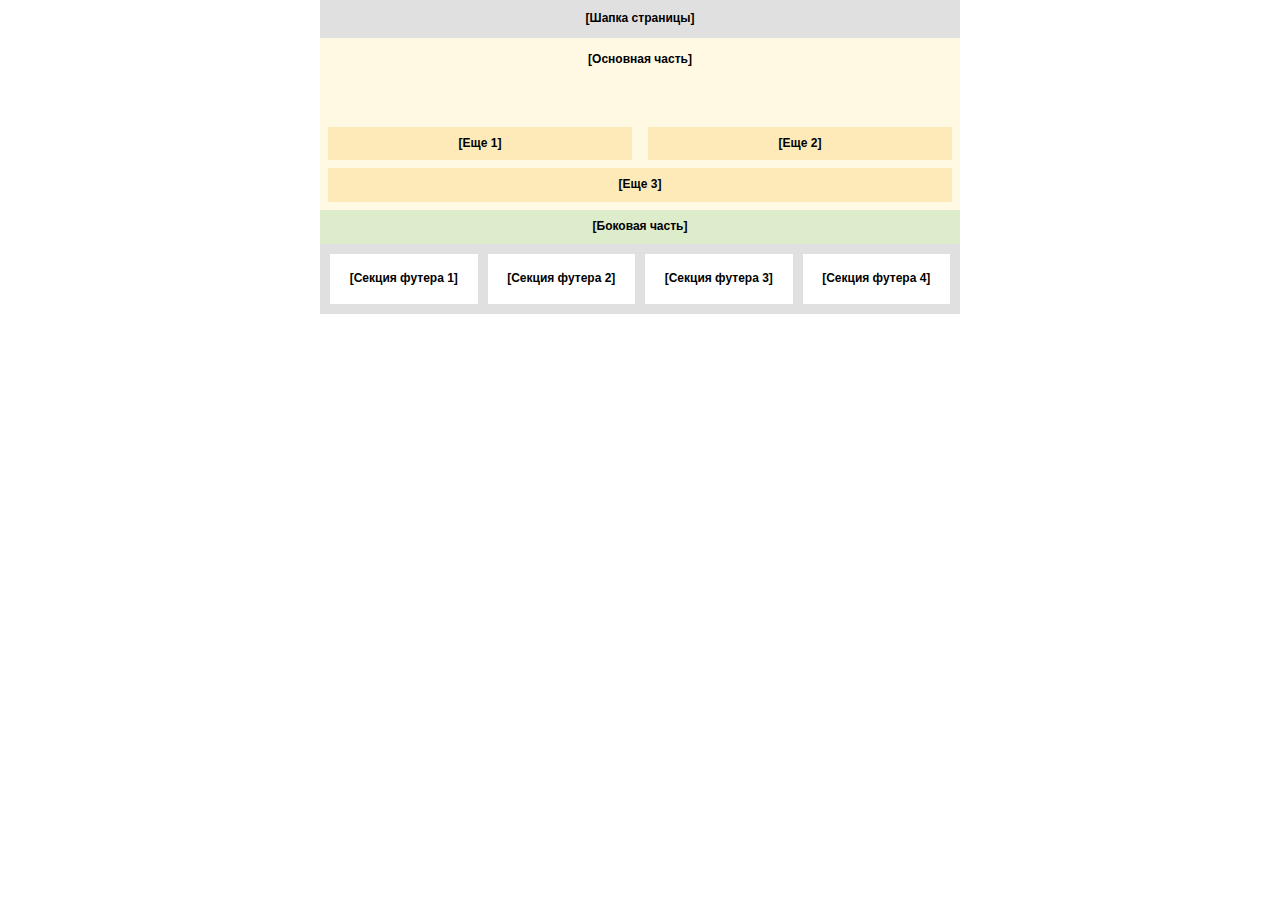
<file: Week7_part1_adaptive/index.html>
<!DOCTYPE html>
<html lang="en">

<head>
  <meta charset="UTF-8">
  <meta http-equiv="X-UA-Compatible" content="IE=edge">
  <meta name="viewport" content="width=device-width, initial-scale=1.0">
  <link rel="stylesheet" href="Normalize.css">
  <link rel="stylesheet" href="style.css">
  <title>Document</title>
</head>

<body>
  <div class="container">
    <header class="header">
      <div class="header-title">[Шапка страницы]</div>
    </header>
    <main class="main">
      <section class="section">
        <div class="space">
          <h1 class="h1">[Основная часть]</h1>
        </div>
        <div class="articles">
          <article class="article">
            <h2 class="h2">[Еще 1]</h2>
          </article>
          <article class="article">
            <h2 class="h2">[Еще 2]</h2>
          </article>
        </div>
        <article class="article">
          <h2 class="h2">[Еще 3]</h2>
        </article>
      </section>
      <section class="aside">
        <h2 class="h2">[Боковая часть]</h2>
      </section>
    </main>
    <footer class="footer">
      <div class="footer-item h3">[Секция футера 1]</div>
      <div class="footer-item h3">[Секция футера 2]</div>
      <div class="footer-item h3">[Секция футера 3]</div>
      <div class="footer-item h3">[Секция футера 4]</div>
    </footer>
  </div>

</body>

</html>
</file>
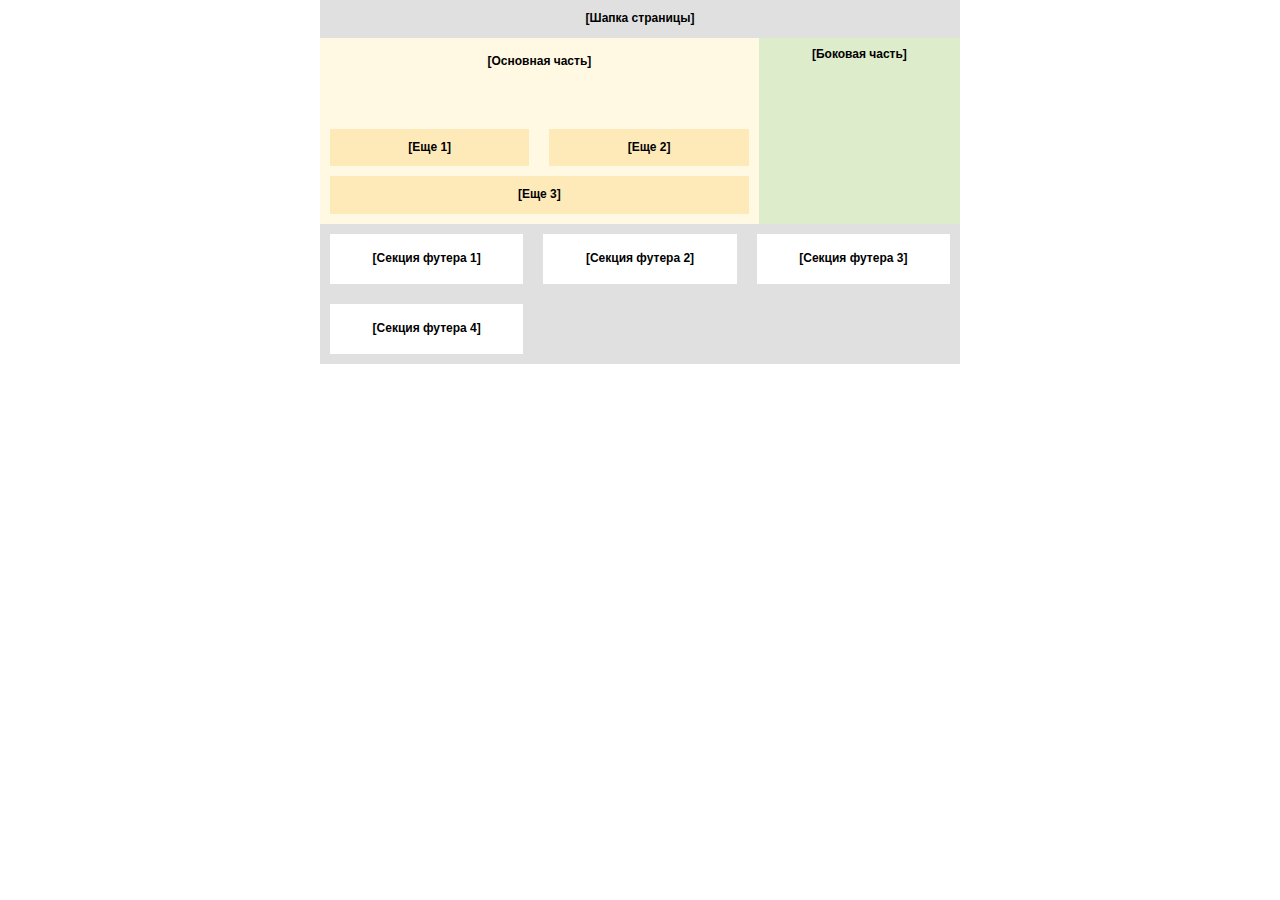
<file: Week7_part1_responsive/index.html>
<!DOCTYPE html>
<html lang="en">

<head>
  <meta charset="UTF-8">
  <meta http-equiv="X-UA-Compatible" content="IE=edge">
  <meta name="viewport" content="width=device-width, initial-scale=1.0">
  <link rel="stylesheet" href="./CSS/Normalize.css">
  <link rel="stylesheet" href="./CSS/style.css">
  <title>Document</title>
</head>

<body>
  <div class="container">
    <header class="header header-title h3">[Шапка страницы]</header>
    <main class="main">
      <section class="section">
        <h1 class="h1">[Основная часть]</h1>
        <div class="items">
          <div class="row1">
            <div class="item h3">[Еще 1]</div>
            <div class="item h3">[Еще 2]</div>
          </div>
          <div class="row2 item item3 h3">[Еще 3]</div>
        </div>
      </section>
      <aside class="aside">
        <h2 class="h2">[Боковая часть]</h2>
      </aside>
    </main>
    <footer class="footer">
      <div class="footer-item h3">[Секция футера 1]</div>
      <div class="footer-item h3">[Секция футера 2]</div>
      <div class="footer-item h3">[Секция футера 3]</div>
      <div class="footer-item h3">[Секция футера 4]</div>
    </footer>
  </div>

</body>

</html>
</file>
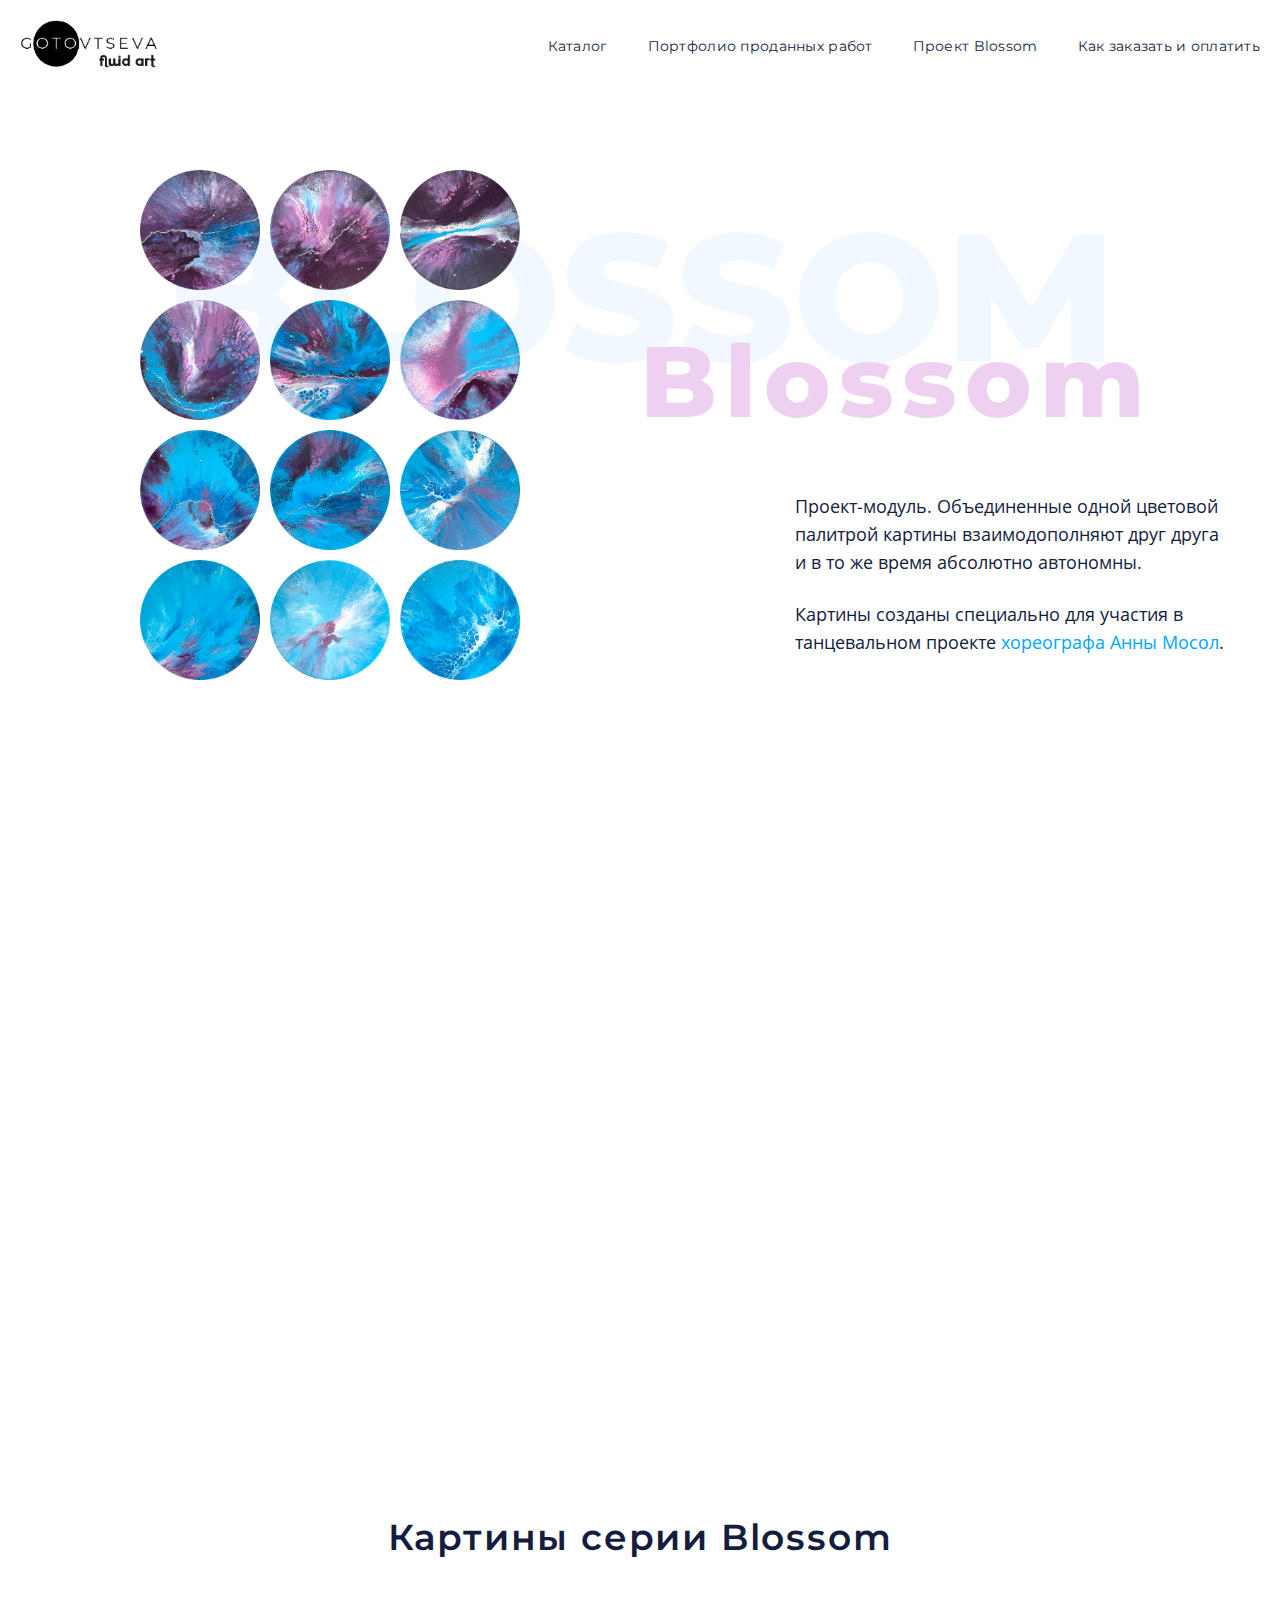
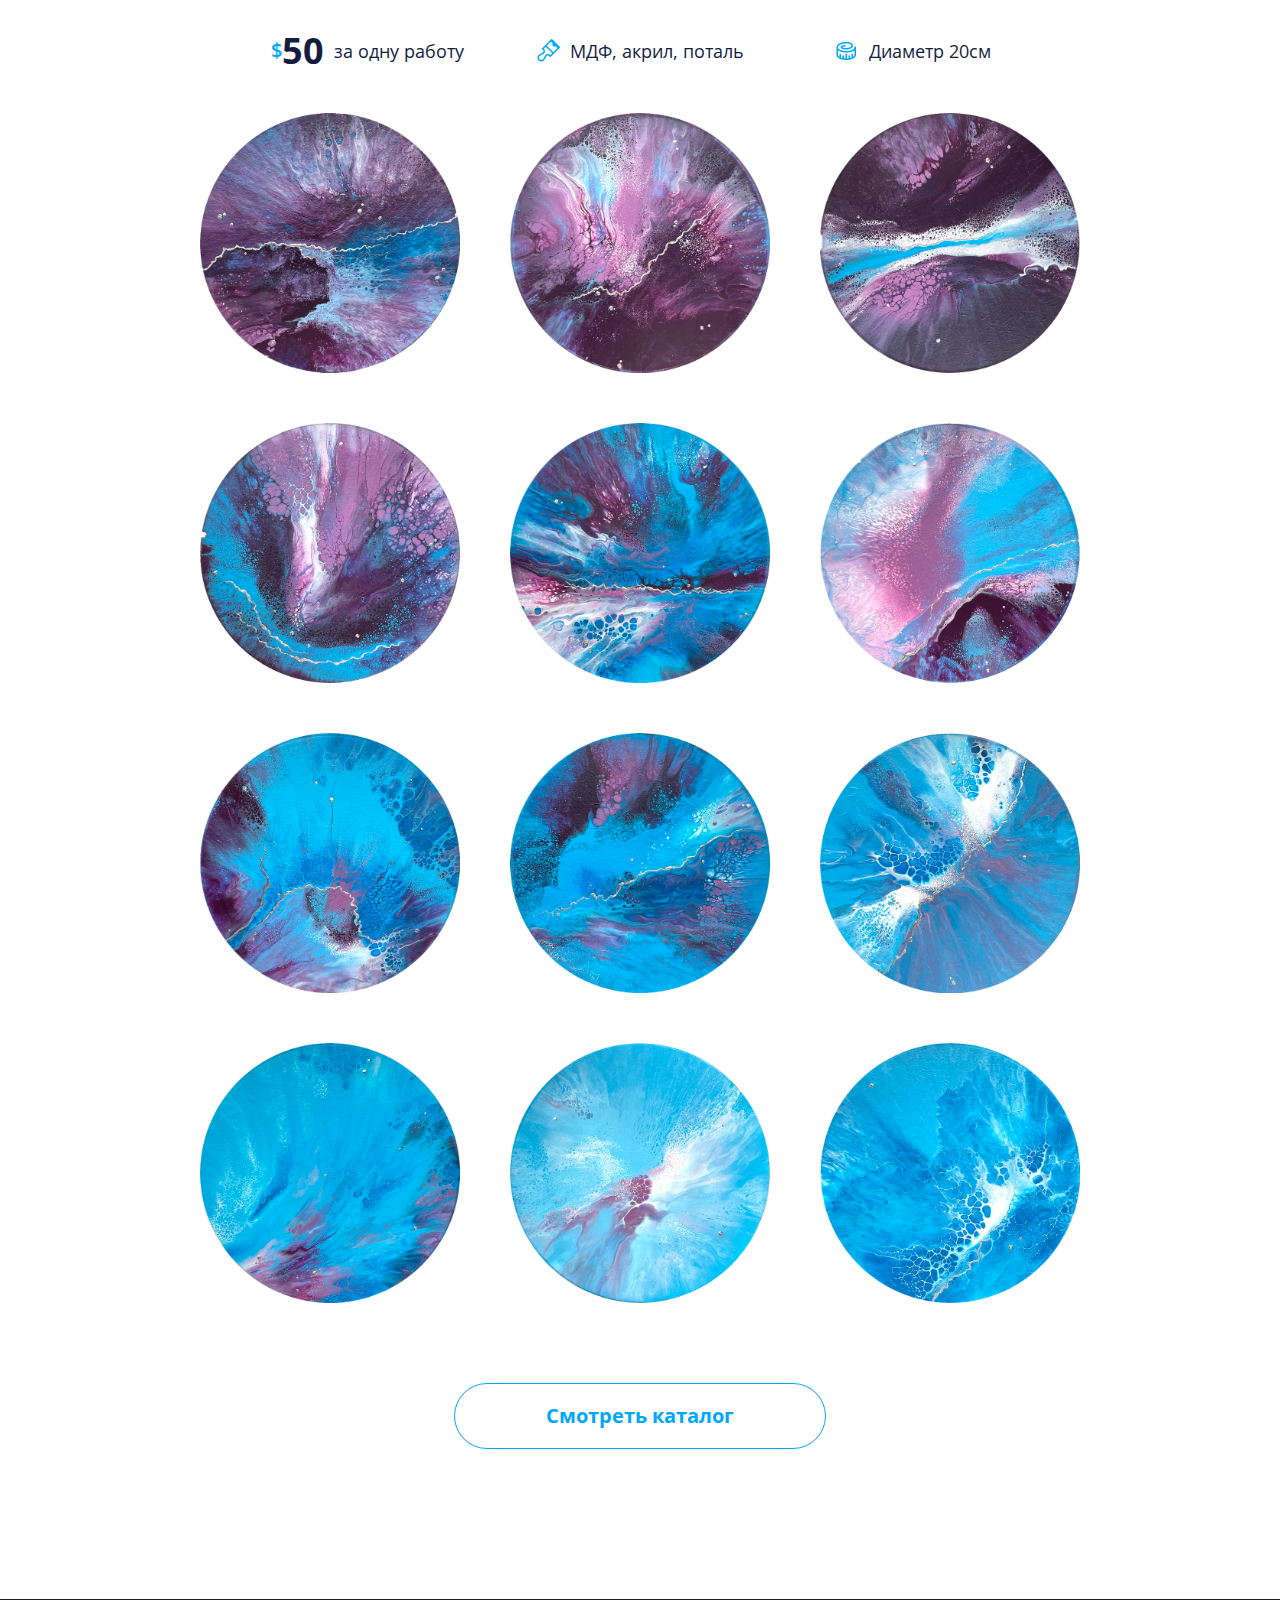
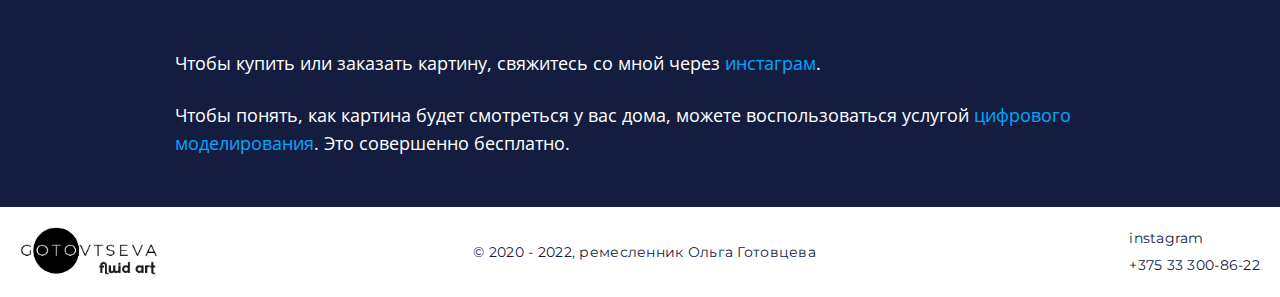
<file: Week7_part2/index.html>
<!DOCTYPE html>
<html lang="ru">

<head>
  <meta charset="UTF-8">
  <meta http-equiv="X-UA-Compatible" content="IE=edge">
  <meta name="viewport" content="width=device-width, initial-scale=1.0">
  <link rel="preconnect" href="https://fonts.googleapis.com">
  <link rel="preconnect" href="https://fonts.gstatic.com" crossorigin>
  <link
    href="https://fonts.googleapis.com/css2?family=Montserrat:wght@400;600;800&family=Open+Sans:wght@400;700&display=swap"
    rel="stylesheet">
  <link rel="stylesheet" href="./CSS/Normalize.css">
  <link rel="stylesheet" href="./CSS/style.css">
  <title>Document</title>
</head>

<body>
  <header class="header">
    <div class="container">
      <div class="header-wrapper">
        <div class="logo img-bg"></div>
        <nav class="nav">
          <ul class="nav-list">
            <li class="nav__item"><a href="#" class="nav-link h4">Каталог</a></li>
            <li class="nav__item"><a href="#" class="nav-link h4">Портфолио проданных работ</a></li>
            <li class="nav__item"><a href="#blossom" class="nav-link h4">Проект Blossom</a></li>
            <li class="nav__item"><a href="#" class="nav-link h4">Как заказать и оплатить</a></li>
          </ul>
        </nav>
        <div class="burger-wrapper">
          <div class="burger">
            <div class="burger__line line-top"></div>
            <div class="burger__line line-middle"></div>
            <div class="burger__line line-bottom"></div>
          </div>
        </div>
      </div>
    </div>
  </header>
  <main class="main">
    <div class="container">
      <section class="info">
        <p class="text-deco">blossom</p>
        <div class="info-content">
          <div class="art-gap">
            <img class="art__img info__art-size move-left-12" src="./assets/img/art1.png"
              alt="Фото абстрактной картины в технике fluid-art">
            <img class="art__img info__art-size move-left-11" src="./assets/img/art2.png"
              alt="Фото абстрактной картины в технике fluid-art">
            <img class="art__img info__art-size move-left-10" src="./assets/img/art3.png"
              alt="Фото абстрактной картины в технике fluid-art">
            <img class="art__img info__art-size move-left-9" src="./assets/img/art4.png"
              alt="Фото абстрактной картины в технике fluid-art">
            <img class="art__img info__art-size move-left-8" src="./assets/img/art5.png"
              alt="Фото абстрактной картины в технике fluid-art">
            <img class="art__img info__art-size move-left-7" src="./assets/img/art6.png"
              alt="Фото абстрактной картины в технике fluid-art">
            <img class="art__img info__art-size move-left-6" src="./assets/img/art7.png"
              alt="Фото абстрактной картины в технике fluid-art">
            <img class="art__img info__art-size move-left-5" src="./assets/img/art8.png"
              alt="Фото абстрактной картины в технике fluid-art">
            <img class="art__img info__art-size move-left-4" src="./assets/img/art9.png"
              alt="Фото абстрактной картины в технике fluid-art">
            <img class="art__img info__art-size move-left-3" src="./assets/img/art10.png"
              alt="Фото абстрактной картины в технике fluid-art">
            <img class="art__img info__art-size move-left-2" src="./assets/img/art11.png"
              alt="Фото абстрактной картины в технике fluid-art">
            <img class="art__img info__art-size move-left-1" src="./assets/img/art12.png"
              alt="Фото абстрактной картины в технике fluid-art">
          </div>
          <div class="info__text">
            <!-- <p class="text-deco">blossom</p> -->
            <h1 class="h1">Blossom</h1>
            <img class="info__photo" src="./assets/img/group.jpg" alt="Фото абстрактных картин">
            <div class="block-text">
              <p class="text">Проект-модуль. Объединенные одной цветовой палитрой картины взаимодополняют друг друга
                и
                в то
                же время абсолютно автономны.</p>
              <p class="text">Картины созданы специально для участия в танцевальном проекте <a
                  href="https://www.instagram.com/mosolanna/" target="_blank" class="link">хореографа
                  Анны Мосол</a>.</p>
            </div>
          </div>
        </div>
      </section>
      <section class="section video">
        <iframe class="video_size" src="https://www.youtube.com/embed/XzG8Clzf8vM" title="YouTube video player"
          frameborder="0"
          allow="accelerometer; autoplay; clipboard-write; encrypted-media; gyroscope; picture-in-picture"
          allowfullscreen></iframe>
      </section>
      <section class="section demo">
        <h2 class="h2">Картины серии Blossom</h2>
        <div class="demo-info">
          <div class="h3">
            <span class="demo--blue-text">$</span><span class="demo--bold-text ico">50 </span> за одну работу
          </div>
          <div class="h3">
            <span class="ico ico-tools img-bg"></span>МДФ, акрил, поталь
          </div>
          <div class="h3">
            <div class="ico ico-size img-bg"></div>Диаметр 20см
          </div>
        </div>
        <div class="demo__art-gap">
          <img class="art__img demo__art-size" src="./assets/img/art1.png"
            alt="Фото абстрактной картины в технике fluid-art">
          <img class="art__img demo__art-size" src="./assets/img/art2.png"
            alt="Фото абстрактной картины в технике fluid-art">
          <img class="art__img demo__art-size" src="./assets/img/art3.png"
            alt="Фото абстрактной картины в технике fluid-art">
          <img class="art__img demo__art-size" src="./assets/img/art4.png"
            alt="Фото абстрактной картины в технике fluid-art">
          <img class="art__img demo__art-size" src="./assets/img/art5.png"
            alt="Фото абстрактной картины в технике fluid-art">
          <img class="art__img demo__art-size" src="./assets/img/art6.png"
            alt="Фото абстрактной картины в технике fluid-art">
          <img class="art__img demo__art-size" src="./assets/img/art7.png"
            alt="Фото абстрактной картины в технике fluid-art">
          <img class="art__img demo__art-size" src="./assets/img/art8.png"
            alt="Фото абстрактной картины в технике fluid-art">
          <img class="art__img demo__art-size" src="./assets/img/art9.png"
            alt="Фото абстрактной картины в технике fluid-art">
          <img class="art__img demo__art-size" src="./assets/img/art10.png"
            alt="Фото абстрактной картины в технике fluid-art">
          <img class="art__img demo__art-size" src="./assets/img/art11.png"
            alt="Фото абстрактной картины в технике fluid-art">
          <img class="art__img demo__art-size" src="./assets/img/art12.png"
            alt="Фото абстрактной картины в технике fluid-art">
        </div>
        <button class="btn btn-colored">Смотреть каталог</button>
      </section>
    </div>
    <section class="section banner">
      <div class="container">
        <div class="block-text banner__text">
          <p class="text white-text">Чтобы купить или заказать картину, свяжитесь со мной через <a class="link"
              target="_blank" href="https://www.instagram.com/gotovtseva_fluid_art/">инстаграм</a>.</p>
          <p class="text white-text">Чтобы понять, как картина будет смотреться у вас дома, можете воспользоваться
            услугой
            <a class="link">цифрового моделирования</a>. Это совершенно бесплатно.</a>
          </p>
        </div>
      </div>
    </section>
  </main>
  <footer class="footer">
    <div class="container">
      <div class="footer-wrapper">
        <div class="logo img-bg"></div>
        <p class="h4">&#169; 2020 - 2022, ремесленник Ольга Готовцева</p>
        <div class="contacts">
          <div class="contact h4"><a target="_blank"
              href="https://www.instagram.com/gotovtseva_fluid_art/">instagram</a>
          </div>
          <div class="contact h4">+375 33 300-86-22</div>
        </div>
      </div>
    </div>
  </footer>



</body>

</html>
</file>
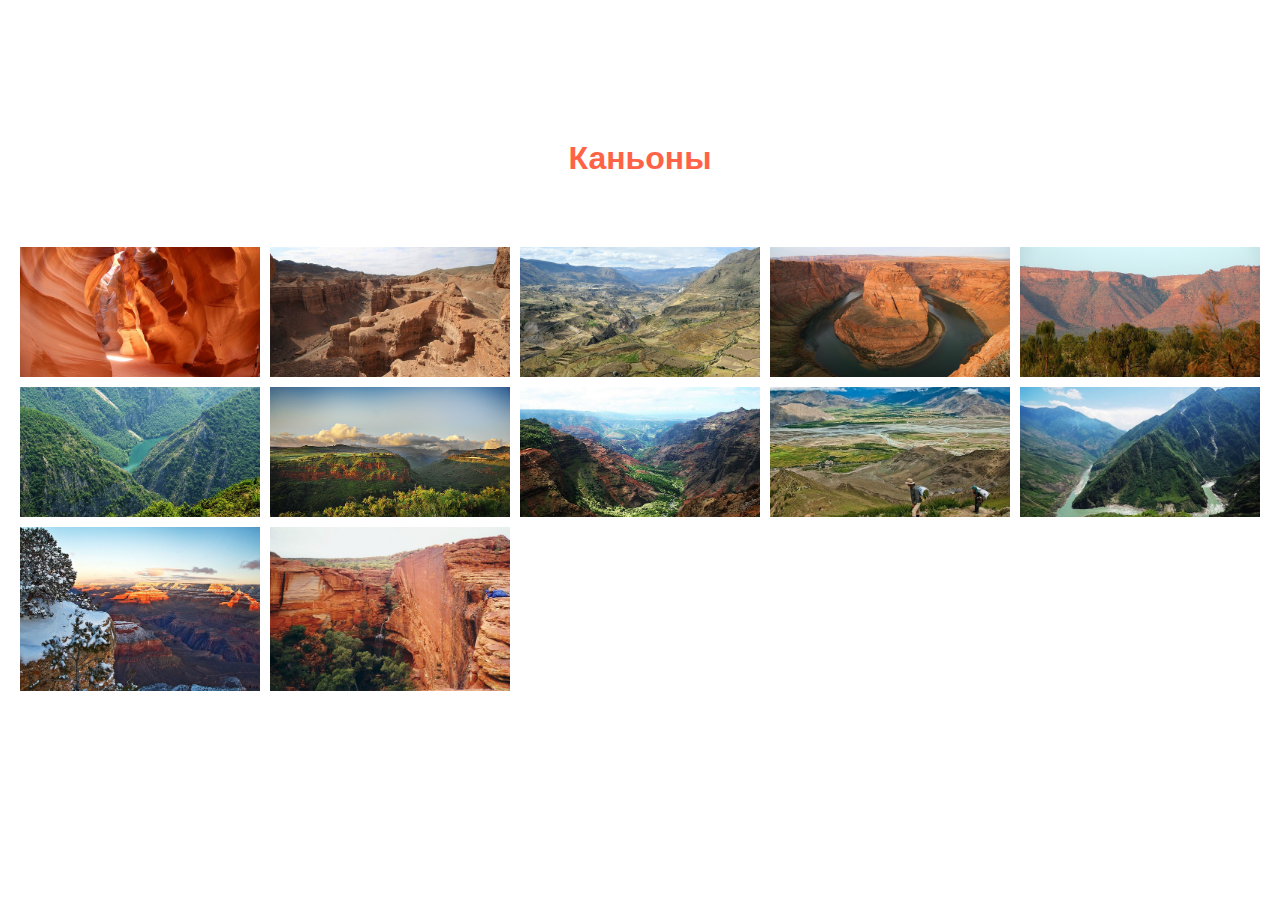
<file: Week7_part3/index.html>
<!DOCTYPE html>
<html lang="en">

<head>
  <meta charset="UTF-8">
  <meta http-equiv="X-UA-Compatible" content="IE=edge">
  <meta name="viewport" content="width=device-width, initial-scale=1.0">
  <link rel="stylesheet" href="./CSS/Normalize.css">
  <link rel="stylesheet" href="./CSS/style.css">
  <title>Document</title>
</head>

<body>
  <div class="container">
    <h1 class="h1">Каньоны</h1>
    <div class="img-wrapper">
      <div>
        <img class="img" src="./assets/img/canyon-1.jpg" alt="
        canyon">
      </div>
      <div>
        <img class="img" src="./assets/img/canyon-2.jpg" alt="
        canyon">
      </div>
      <div>
        <img class="img" src="./assets/img/canyon-3.jpg" alt="
        canyon">
      </div>
      <div>
        <img class="img" src="./assets/img/canyon-4.jpg" alt="
        canyon">
      </div>
      <div>
        <img class="img" src="./assets/img/canyon-5.jpg" alt="
        canyon">
      </div>
      <div>
        <img class="img" src="./assets/img/canyon-6.jpg" alt="
        canyon">
      </div>
      <div>
        <img class="img" src="./assets/img/canyon-7.jpg" alt="
        canyon">
      </div>
      <div>
        <img class="img" src="./assets/img/canyon-8.jpg" alt="
        canyon">
      </div>
      <div>
        <img class="img" src="./assets/img/canyon-9.jpg" alt="
        canyon">
      </div>
      <div>
        <img class="img" src="./assets/img/canyon-10.jpg" alt="
        canyon">
      </div>
      <div>
        <img class="img" src="./assets/img/canyon-11.jpg" alt="
        canyon">
      </div>
      <div>
        <img class="img" src="./assets/img/canyon-12.jpg" alt="
        canyon">
      </div>
    </div>
  </div>

</body>

</html>
</file>
<file: Week7_part1_adaptive/style.css>
body {
  font-family: sans-serif;
  font-size: 12px;
  font-weight: 700;
}

.h1,
.h2 {
  font-size: 12px;
  font-weight: 700;
}

* {
  margin: 0;
}

.container {
  width: 50%;
  margin: 0 auto;
}

.main {
  display: flex;
}

.aside {
  display: flex;
  flex: 1 0 auto;
  background-color: #ddeccb;
}

.header, 
.footer {
  display: flex;
  background-color: #e0e0e0;
}

.section {
  display: flex;
  flex-direction: column;
  justify-content: space-between;
  flex: 3 1 auto;
  padding-top: 8px;
  background-color: #fff8e3;
}

.h1 {
  display: flex;
  margin: 0 auto;
  padding: 7px 7px 60px;
}

.space {
  display: flex;
  height: 50%;
}

.articles {
  display: flex;
  height: 50%;
  justify-content: space-between;
  align-items: flex-end;
  flex-wrap: wrap;
}

.article {
  display: flex;
  flex: 1 0 auto;
  margin: 0 8px 8px 8px;
  background-color: #feeab9;
}

.header-title {
  margin: auto;
  padding: 12px;
}

.h2 {
  display: flex;
  margin: 0 auto;
  padding: 10px 10px 10px;
}

.h3 {
  text-align: center;
}

.footer {
  display: flex;
  justify-content: space-between;
  padding: 10px;
  gap: 10px;
}

.footer-item {
  padding: 18px 18px;
  flex: 1 0 auto;
  background-color: #fff;
}

@media (max-width: 1280px) {

  .main {
    flex-direction: column;
  }
  
  .footer {
    flex-wrap: wrap;
  }
}

@media (max-width: 960px) {

  .container {
    width: 90%;
  }
}

@media (max-width: 420px) {

  .articles {
    flex-direction: column;
    align-items: stretch;
  }
  
  .footer {
    flex-direction: column;
    align-items: stretch;
  }

}
</file>
<file: Week7_part1_responsive/CSS/style.css>
body {
  font-family: sans-serif;
  text-align: center;
}

.h1,
.h2,
.h3 {
  font-size: 12px;
  font-weight: 700;
}

.h1 {
  margin: 0 auto;
  padding: 7px 7px 60px;
}

.h2 {
  margin: 0 auto;
  padding: 10px 10px 30px;
}

* {
  margin: 0;
}

.container {
  display: grid; 
  width: 50%;
  margin: 0 auto;
  grid-template-areas: 
  "hd"
  "main"
  "ft";
}

.header, 
.footer {
  background-color: #e0e0e0;
}

.header {
  grid-area: hd;
}

.main {
  display: grid;
  grid-area: main;
  grid-template-areas: 
  "sect sect sect aside";
}

.section {
  padding-top: 10px;
  grid-area: sect;
  align-content: space-between;
  background-color: #fff8e3;
  align-self: start;
}

.row1 {
  display: grid;
  grid-area: row1;
  grid-template-columns: repeat(auto-fit, minmax(180px, 1fr));
}

.items {
  display: grid;
  grid-template-areas:
  "row1 row1 row1" 
  "item3 item3 item3";
  justify-content: space-between;
}


.item {
  padding: 12px 0;
  margin: 0 10px 10px 10px;
  background-color: #feeab9;
}

.item3 {
  grid-area: item3;
  justify-self: stretch;
}

.aside {
  grid-area: aside;
  background-color: #ddeccb;
}

.footer-item {
  background-color: #fff;
}

.header-title {
  padding: 12px;
}

.footer {
  display: grid;
  grid-area: ft;
  grid-template-columns: repeat(auto-fit, minmax(150px, 1fr));
  justify-content: space-between;
  gap: 20px;
  padding: 10px;
}

.footer-item {
  padding: 18px 5px;
}

@media screen and (max-width: 960px) {
  .container {
    width: 90%;
  }

  .main {
    display: grid;
    grid-area: main;
    grid-template-areas: 
    "sect sect sect sect"
    "aside aside aside aside";
  }
}
</file>
<file: Week7_part2/CSS/style.css>
html {
  box-sizing: border-box;
  scroll-behavior: smooth;
}

*, *::before, *::after {
  box-sizing: inherit;
  padding: 0;
  margin: 0;
}

a {
  text-decoration: none;
  color: #00A7FF;
  cursor: pointer;
}

.logo-link {
  display: block;
}

body {
  font-family: 'Open Sans', sans-serif;
  font-weight: 400;
  color: #141D3F; 
}

.container {
  max-width: 1440px;
  margin: 0 auto;
  padding: 0 20px;
}

.header {
  padding: 20px 0; 
}

.header-wrapper {
  display: flex;
  justify-content: space-between;
}

.logo {
  width: 140px;
  height: 50px;
  background-image: url('../assets/icons/logo.png');
}

.img-bg {
  background-repeat: no-repeat;
  background-size: contain;
}

.nav {
  align-self: center;
  flex-grow: 1;
}

.nav-list {
  display: flex;
  justify-content: flex-end;
  gap: 40px;
  list-style: none;
}

.nav-link {
  padding-bottom: 2px;
  text-decoration: none;
  color: #141D3F;
  transition: .15s;
}

.nav-link:hover, .nav-link:active {
  font-weight: 600;
  color: #00A7FF;
}

.burger {
  display: none;
}

.h1 {
  margin: 50px 0;
  font-family: 'Montserrat';
  font-weight: 800;
  font-size: 100px;
  line-height: 122px;
  letter-spacing: 0.08em;
  color: #EED0F0;
}

.h2 {
  margin: 0 auto;
  font-family: 'Montserrat';
  font-weight: 600;
  font-size: 36px;
  line-height: 44px;
  letter-spacing: 0.05em;
}

.h3 {
  display: flex;
  justify-self: center;
  font-size: 18px;
  line-height: 24px;
}

.h4 {
  font-family: 'Montserrat';
  font-weight: 400;
  font-size: 14px;
  line-height: 17px;
  letter-spacing: 0.02em;
}

.text {
  width: 70%;
  margin: 24px 0 24px 25%;
  font-size: 18px;
  line-height: 28px;
}

.art-gap {
  display: grid;
  grid-template: repeat(3, 1fr) / repeat(3, 1fr);
  justify-self: center;
  align-self: center;
  gap: 10px;
}

.demo__art-gap {
  display: grid;
  grid-template: repeat(3, 1fr) / repeat(3, 1fr);
  justify-self: center;
  align-self: center;
  gap: 50px;
}

/* Начало анимации */

.move-left-1 {
  animation: left 0.8s ease-in;
}

.move-left-2 {
  animation: left 1.1s ease-in;
}

.move-left-3 {
  animation: left 1.15s ease-in;
}

.move-left-4 {
  animation: left 1.2s ease-in;
}

.move-left-5 {
  animation: left 1.25s ease-in;
}

.move-left-6 {
  animation: left 1.3s ease-in;
}

.move-left-7 {
  animation: left 1.4s ease-in;
}

.move-left-8 {
  animation: left 1.5s ease-in;
}

.move-left-9 {
  animation: left 1.6s ease-in;
}

.move-left-10 {
  animation: left 1.7s ease-in;
}

.move-left-11 {
  animation: left 1.8s ease-in;
}

.move-left-12 {
  animation: left 1.9s ease-in;
}

@keyframes left {
  0% {
    display: none;
    margin-left: -2000px;
  }
}

/* Конец анимации */

.info {
  position: relative;
  padding-top: 80px;
}

.text-deco {
  position: absolute;
  top:35%;
  left:50%;
  transform:translate(-50%, -50%);
  z-index: 1; 
  color: rgba(226, 240, 255, 0.47);
  font-family: 'Montserrat';
  font-weight: 800;
  font-size: 240px;
  line-height: 120%;
  text-transform: uppercase;
}

.info__photo {
  display: none;
}

.info-content {
  position: relative;
  z-index: 10;
  display: grid;
  grid-template: 1fr / 1fr 1fr;
}

.info__text {
  justify-self: end;
  align-self: end;
}

.info__art-size {
  width: 120px;
}

.section {
  margin: 150px 0;
}

.video {
  display: flex;
  justify-content: center;
  align-content: center;
}

.video_size {
  width: 1220px;
  height: 680px;
}

.demo {
  display: flex;
  flex-direction: column;
  justify-content: center;
}

.demo-info {
  display: grid;
  grid-template-columns: repeat(3, 22%);
  justify-content: center;
  margin: 80px 0 50px;
}

.demo--blue-text {
  font-weight: 600;
  font-size: 20px;
  line-height: 24px;
  color: #00A7FF;
}

.demo--bold-text {
  font-weight: 700;
  font-size: 36px;
  line-height: 24px;
}

.contact:first-child {
  margin-bottom: 10px;
}

.ico {
  margin-right: 10px;
}

.ico-tools {
  width: 24px;
  height: 24px;
  background-image: url('../assets/icons/ico-brush.svg');
}

.ico-size {
  width: 24px;
  height: 24px;
  background-image: url('../assets/icons/ico-meter.svg');
}

.demo__art-size {
  width: 260px;
  transition: 1s;
}

.demo__art-size:hover {
  transform: scale(1.2);
}

.btn {
  align-self: center;
  width: 25%;
  padding: 20px 20px;
  border: 1px solid;
  border-radius: 40px;
  font-family: 'Open Sans';
  font-weight: 700;
  font-size: 20px;
  line-height: 120%;
  cursor: pointer;
}

.btn-colored {
  margin-top: 80px;
  color: #00A7FF;
  background-color: #fff;
  border-color: #00A7FF;
  transition: .3s;
}

.btn-colored:hover {
  color: #fff;
  background-color: #00A7FF;
  border-color: #00A7FF;
}

.banner {
  padding: 50px 0 26px;
  background-color: #141D3F;
}

.banner__text {
  display: flex;
  flex-direction: column;
  align-items: center;
}

.white-text {
  width: 75%;
  margin: 0 0 24px 0;
  color: #fff; 
}

.footer-wrapper {
  display: flex;
  justify-content: space-between;
  align-items: center;
  padding: 20px 0;
}

.contact a {
  color: #141D3F;
  padding-bottom: 16px;
}

.contact a:hover {
  color: #00A7FF;
}

.social-ico  {
  width: 24px;
  height: 24px;
}

.section:last-child {
  margin-bottom: 0px;
}












/* Начало медиа-запросов */

@media (max-width: 1280px) {
  .text-deco {
    font-size: 180px;
  }

  .video_size {
    width: 960px;
    height: 535px;
  }

  .btn {
    width: 30%;
  }
}

@media (max-width: 1024px) {

  .info {
    padding-top: 50px;
  }

  .section {
    margin: 130px 0;
  }

  .h1 {
    letter-spacing: 0;
  }

  .demo-info {
    margin: 60px 0 45px;
  }

  .demo__art-gap {
    gap: 45px;
  }

  .btn {
    margin-top: 50px;
  }

  .banner {
    padding: 30px 0 6px;
  }
}

@media (max-width: 896px) {

  .burger {
    display: flex;
    flex-direction: column;
    justify-content: center;
    align-items: center;
    width: 50px;
    height: 50px;
    gap: 4px;
    user-select: none;
    z-index: 2;
  }

  .burger__line {
    width: 100%;
    height: 2px;
    background-color: #141D3F;
    margin: 3px 0;
    z-index: 15;
  }

  .nav {
    display: none;
  }

  .h2,
  .h3,
  .h4 {
    letter-spacing: 0;
  }

  .h1 {
    margin: 40px 0 30px 30px;
    font-size: 64px;
    line-height: 78px;
  }

  .btn {
    width: 40%;
  }

  .text-deco {
    top: 30%;
    font-size: 140px;
  }

  .video_size {
    width: 760px;
    height: 424px;
}

  .demo-info {
    grid-template-columns: repeat(3, 33%);
  }

  .demo__art-gap {
    grid-template: repeat(6, 1fr) / 1fr 1fr;
    justify-self: center;
    align-self: center;
    gap: 36px;
  }

}

@media (max-width: 768px) {

  .text-deco {
    display: none;
  }

  .video_size {
    width: 560px;
    height: 315px;
  }

  .info {
    display: flex;
    flex-direction: column;
    justify-content: center;
    padding-top: 0;
  }

  .info-content {
    grid-template: 1fr / 1fr;
  }

  .info__text {
    display: flex;
    flex-direction: column;
    align-items: center;
  }

  .h1 {
    margin: 40px 0 6px;
    font-size: 42px;
    line-height: 51px;
  }

  .h3 {
    flex-direction: row;
    margin: 12px 0;

  }

  .text {
    width: 100%;
    margin: 20px 0;
    font-size: 16px;
    line-height: 140%;
  }

  .demo-info {
    display: flex;
    flex-direction: column;
    align-items: center;
    margin: 50px 0 24px;
  }

  .footer-wrapper {
    flex-direction: column;
    align-items: center;
    gap: 20px;
    padding: 10px 0;
  }

  .contacts {
    display: flex;
  }

  .contact a {
    padding-right: 16px;
  }

  .section:last-child {
    margin-bottom: 20px;
  }

  .banner__text {
    padding: 0 20px;
  }

  .btn {
    width: 60%;
  }

}

@media (max-width: 631px) {
  
  .container {
    padding: 0 10px;
  }
  
  .header {
    padding: 10px 0; 
  }
  
  .logo {
    width: 100px;
    height: 36px;
    background-image: url('../assets/icons/logo.png');
  }  

  .h2 {
    text-align: center;
    font-size: 28px;
    line-height: 34px;
    letter-spacing: 0;
  }
  
  .h3 {
    font-size: 16px;
    line-height: 22px;
  }
  
  .h4 {
    text-align: center;
    font-size: 16px;
    line-height: 20px;
    letter-spacing: 0;
  }
    
  .info__art-size {
    width: 90px;
  }

  .section {
    margin: 110px 0;
  }

}

@media (max-width: 580px) {

  .art-gap {
    display: none;
  }

  .info__photo {
    display: block;
    margin: 30px 0;
    width: 290px;
    height: 390px;
  }

  .video_size {
    width: 400px;
    height: 227px;
  }

  .demo__art-gap {
    grid-template: repeat(12, 1fr) / 1fr;
    justify-self: center;
    align-self: center;
    gap: 36px;
  }
}

@media (max-width: 415px) {

  .video_size {
    width: 300px;
    height: auto;
  }
  
  .section {
    margin: 80px 0;
  }

  .demo-info {
    margin: 30px 0 12px;;
  }

  .demo__art-gap {
    gap: 24px;
  }

  .btn {
    width: 100%;
  }

}
</file>
<file: Week7_part3/CSS/style.css>
html {
  box-sizing: border-box;
  scroll-behavior: smooth;
}

*, *::before, *::after {
  box-sizing: inherit;
  padding: 0;
  margin: 0;
}

.container {
  max-width: 1366px;
  margin: 0 auto;
  padding: 20px;
}

.h1 {
  margin: 120px 0 70px;
  color: tomato;
  font-family: sans-serif;
  font-weight: 900;
  font-size: 48;
  text-align: center;
}

.img-wrapper {
  display: grid;
  grid-gap: 10px;
  grid-template-columns: repeat(auto-fit, minmax(200px, 1fr));
  grid-template-rows: repeat(2, 130px);
}

.img {
  width: 100%;
  height: 100%;
  object-fit: cover;
}
</file>
